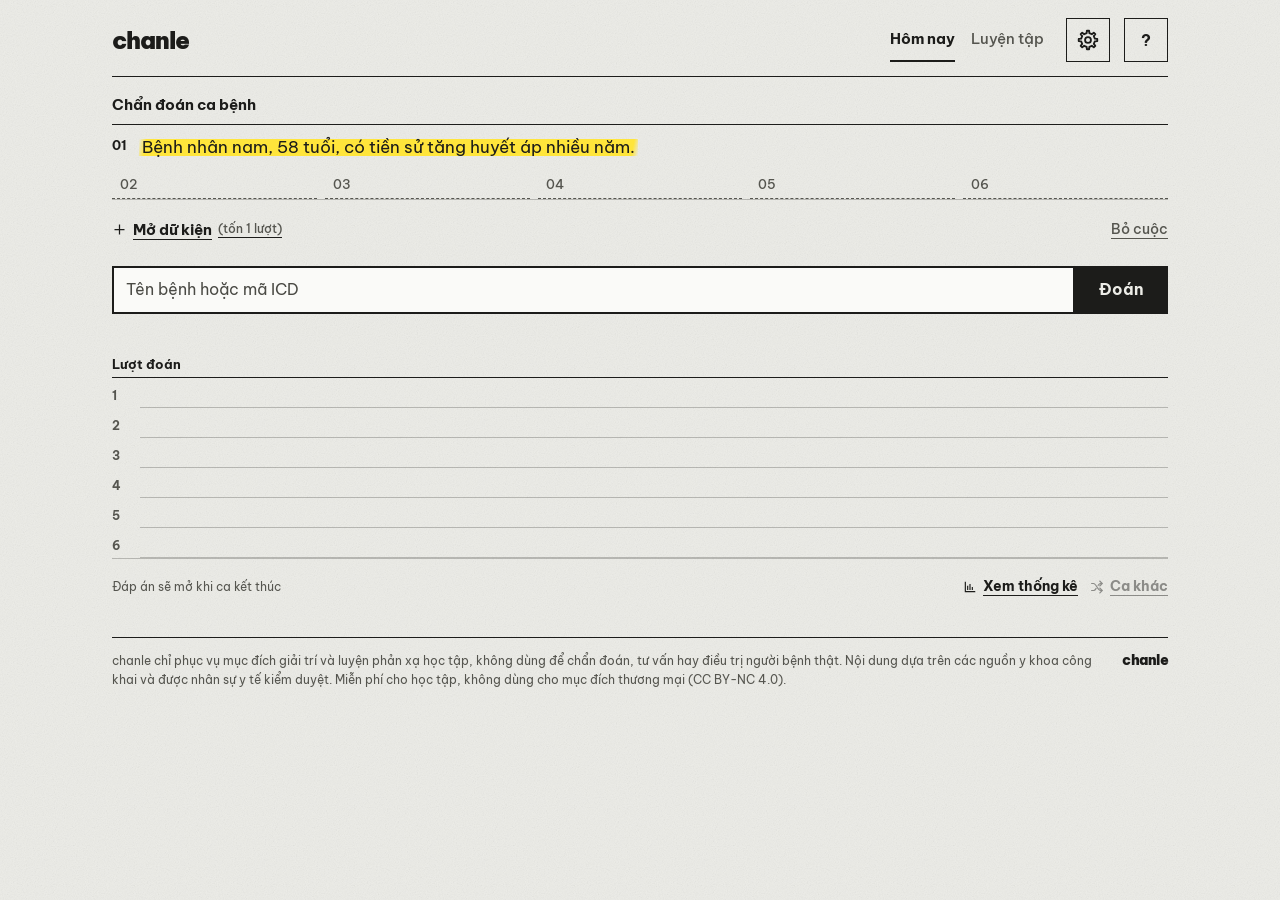
<file: index.html>
<!doctype html>
<html lang="vi">
  <head>
    <meta charset="utf-8" />
    <meta name="viewport" content="width=device-width, initial-scale=1" />
    <meta name="description" content="Chanle - trò chơi chẩn đoán lâm sàng hằng ngày bằng tiếng Việt cho sinh viên y khoa." />
    <meta name="theme-color" content="#ecece7" />
    <link rel="canonical" href="https://souhhcong.github.io/" />
    <meta property="og:title" content="chanle - chẩn đoán mỗi ngày" />
    <meta property="og:description" content="Đọc ca bệnh, tìm chẩn đoán, mở thêm dữ kiện khi cần." />
    <meta property="og:url" content="https://souhhcong.github.io/" />
    <meta property="og:type" content="website" />
    <meta property="og:image" content="https://souhhcong.github.io/assets/og-image.png" />
    <meta property="og:image:width" content="1200" />
    <meta property="og:image:height" content="630" />
    <meta property="og:image:alt" content="chanle - chẩn đoán lâm sàng mỗi ngày cho sinh viên y" />
    <meta name="twitter:card" content="summary_large_image" />
    <title>chanle | chẩn đoán mỗi ngày</title>
    <link rel="preconnect" href="https://fonts.googleapis.com" />
    <link rel="preconnect" href="https://fonts.gstatic.com" crossorigin />
    <link href="https://fonts.googleapis.com/css2?family=Be+Vietnam+Pro:wght@400;500;700;900&display=swap" rel="stylesheet" />
    <link rel="icon" href="assets/logo.svg?v=55130148bcd7" type="image/svg+xml" />
    <link rel="stylesheet" href="styles.css?v=4f05579bc190" />
  </head>
  <body>
    <svg class="icon-library" xmlns="http://www.w3.org/2000/svg" aria-hidden="true">
      <symbol id="i-arrow" viewBox="0 0 24 24"><path d="M5 12h14m-6-6 6 6-6 6" /></symbol>
      <symbol id="i-plus" viewBox="0 0 24 24"><path d="M12 5v14M5 12h14" /></symbol>
      <symbol id="i-shuffle" viewBox="0 0 24 24"><path d="M3 6h3c5 0 7 12 12 12h3m-4-4 4 4-4 4M3 18h3c1.7 0 3.1-1.3 4.3-3.3M14 9c1.2-1.8 2.4-3 4-3h3m-4-4 4 4-4 4" /></symbol>
      <symbol id="i-send" viewBox="0 0 24 24"><path d="m21 3-7 18-3-8-8-3 18-7Zm0 0L11 13" /></symbol>
      <symbol id="i-copy" viewBox="0 0 24 24"><rect x="8" y="8" width="12" height="13" /><path d="M16 8V3H4v13h4" /></symbol>
      <symbol id="i-chevron" viewBox="0 0 24 24"><path d="m6 9 6 6 6-6" /></symbol>
      <symbol id="i-chart" viewBox="0 0 24 24"><path d="M4 4v16h16M8 16v-5m4 5V8m4 8v-3" /></symbol>
      <symbol id="i-cog" viewBox="0 0 24 24"><path d="M19.45 10.52 L22.13 10.80 L22.13 13.20 L19.45 13.48 L18.32 16.22 L20.01 18.31 L18.31 20.01 L16.22 18.32 L13.48 19.45 L13.20 22.13 L10.80 22.13 L10.52 19.45 L7.78 18.32 L5.69 20.01 L3.99 18.31 L5.68 16.22 L4.55 13.48 L1.87 13.20 L1.87 10.80 L4.55 10.52 L5.68 7.78 L3.99 5.69 L5.69 3.99 L7.78 5.68 L10.52 4.55 L10.80 1.87 L13.20 1.87 L13.48 4.55 L16.22 5.68 L18.31 3.99 L20.01 5.69 L18.32 7.78Z" stroke-linejoin="round" /><circle cx="12" cy="12" r="3.2" /></symbol>
      <symbol id="i-close" viewBox="0 0 24 24"><path d="M6 6l12 12M18 6 6 18" /></symbol>
    </svg>
    <a class="skip-link" href="#game-area">Vào ca bệnh</a>
    <div class="shell" id="app" data-game-type="clinical">
      <header class="masthead">
        <a class="brand" href="/" aria-label="chanle trang chủ">chanle</a>
        <nav class="nav" aria-label="Chế độ chơi">
          <button class="nav-button active" type="button" data-mode="daily" aria-pressed="true">Hôm nay</button>
          <button class="nav-button" type="button" data-mode="practice" aria-pressed="false">Luyện tập</button>
        </nav>
        <button class="help-button settings-button" type="button" data-open="settings" aria-label="Cài đặt ván chơi"><svg class="icon" aria-hidden="true"><use href="#i-cog" /></svg></button>
        <button class="help-button" type="button" data-open="help" aria-label="Hướng dẫn">?</button>
      </header>

      <main class="sheet">
        <h1 class="sr-only" id="title">Chẩn đoán mỗi ngày</h1>
        <div class="page">
          <section class="controls sr-only" aria-label="Ván chơi hiện tại">
            <p><span id="settings-summary">Lâm sàng · Dễ</span> · <span class="score"><span id="attempts-left">6</span> lượt còn lại</span></p>
            <p id="category-note"></p>
          </section>

          <article class="case" id="game-area" tabindex="-1" aria-labelledby="case-title">
            <h2 id="case-title" class="sr-only" tabindex="-1">Đang tải ca bệnh</h2>
            <p class="sr-only" aria-live="polite"><span id="case-number">Ca #001</span>&nbsp;· <span id="mode-label">Ca hằng ngày</span></p>
            <p class="sr-only">Dữ kiện <span id="clue-count">1 / 6</span></p>
            <span class="sr-only" id="case-kicker">Ca bệnh</span>
            <div class="sr-only" id="clue-steps" aria-hidden="true"></div>
            <progress class="sr-only" id="clue-progress" value="1" max="6" aria-label="Số dữ kiện đã mở">1 / 6</progress>
            <p class="case-prompt">Chẩn đoán ca bệnh</p>
            <ol class="clue-list" id="clue-list"></ol>
            <div class="clue-actions">
              <button class="reveal-button" type="button" id="reveal-button"><svg class="icon" aria-hidden="true"><use href="#i-plus" /></svg><span>Mở dữ kiện</span><span class="reveal-cost">(tốn 1 lượt)</span></button>
              <button class="give-up-button" type="button" id="give-up-button">Bỏ cuộc</button>
            </div>
            <form class="guess-form" id="guess-form" autocomplete="off">
              <label class="sr-only" for="guess-input">Chẩn đoán của bạn</label>
              <div class="attempt-track sr-only" id="attempt-track" aria-label="Tiến trình lượt đoán"></div>
              <div class="guess-row"><input id="guess-input" name="guess" type="text" role="combobox" aria-expanded="false" aria-controls="suggestions" aria-autocomplete="list" autocapitalize="off" spellcheck="false" enterkeyhint="go" placeholder="Tên bệnh hoặc mã ICD" required /><button type="submit" aria-label="Đoán"><span>Đoán</span></button></div>
              <ul class="suggestions" id="suggestions" role="listbox" aria-label="Gợi ý chẩn đoán" hidden></ul>
              <p class="feedback" id="feedback" role="status" aria-live="polite"></p>
            </form>
            <section class="guesses" aria-labelledby="history-title">
              <div class="guesses-head"><h3 id="history-title">Lượt đoán</h3><span id="history-count" class="sr-only">0 / 6</span></div>
              <ul class="history" id="history"></ul>
            </section>
            <div class="case-bottom"><span id="round-status">Đáp án sẽ mở khi ca kết thúc</span><button class="text-button stats-button" type="button" id="stats-button" data-open="result-card"><svg class="icon" aria-hidden="true"><use href="#i-chart" /></svg><span class="when-active">Xem thống kê</span><span class="when-done">Xem kết quả</span></button><button class="text-button" type="button" id="new-case-button"><svg class="icon" aria-hidden="true"><use href="#i-shuffle" /></svg>Ca khác</button></div>
          </article>
        </div>

      </main>

      <footer class="notes" aria-label="Ghi chú giáo dục"><p>chanle chỉ phục vụ mục đích giải trí và luyện phản xạ học tập, không dùng để chẩn đoán, tư vấn hay điều trị người bệnh thật. Nội dung dựa trên các nguồn y khoa công khai và được nhân sự y tế kiểm duyệt. Miễn phí cho học tập, không dùng cho mục đích thương mại (CC BY-NC 4.0).</p><span class="footer-brand">chanle</span></footer>
      <dialog id="settings" aria-labelledby="settings-title"><div class="modal"><button class="close" type="button" data-close="settings" aria-label="Đóng"><svg class="icon" aria-hidden="true"><use href="#i-close" /></svg></button><h2 id="settings-title">Cài đặt</h2>
        <label class="select-field" for="difficulty-select"><span class="field-label">Độ khó</span><span class="select-wrap"><select id="difficulty-select" name="difficulty"><option value="easy">Dễ</option><option value="hard">Khó</option></select><svg class="icon" aria-hidden="true"><use href="#i-chevron" /></svg></span></label>
        <label class="select-field" for="category-select"><span class="field-label">Chuyên khoa</span><span class="select-wrap"><select id="category-select" aria-describedby="category-note"><option value="all">Tất cả chuyên khoa</option></select><svg class="icon" aria-hidden="true"><use href="#i-chevron" /></svg></span></label>
        <button class="primary-button settings-done" type="button" data-close="settings">Xong</button>
      </div></dialog>
      <dialog id="result-card" class="result-card" aria-label="Kết quả và thống kê">
        <div class="modal card">
          <button class="close" type="button" data-close="result-card" aria-label="Đóng, quay lại ca bệnh"><svg class="icon" aria-hidden="true"><use href="#i-close" /></svg></button>
          <article class="result hidden" id="result" aria-labelledby="answer">
            <div class="answer-wrap"><h2 id="answer" class="answer" tabindex="-1"></h2></div>
            <p id="icd-label" class="icd-label"></p>
            <div class="result-actions"><button class="square-button" type="button" id="copy-share"><svg class="icon" aria-hidden="true"><use href="#i-send" /></svg><span>Chia sẻ</span></button><button class="square-button" type="button" id="copy-anki"><svg class="icon" aria-hidden="true"><use href="#i-copy" /></svg><span>Thẻ Anki</span></button></div>
            <p id="summary"></p>
          </article>
          <section class="stats-block" aria-labelledby="session-title">
            <h2 id="session-title">Thống kê</h2>
            <dl class="stats"><div><dt>Ca đúng liên tiếp</dt><dd id="streak">0</dd></div><div><dt>Đã chơi</dt><dd id="played">0</dd></div><div><dt>Trả lời đúng</dt><dd id="solved">0</dd></div><div><dt>Tỉ lệ đúng</dt><dd id="accuracy">—</dd></div></dl>
          </section>
          <div class="result-footer card-footer"><button class="primary-button" type="button" id="review-next">Ca tiếp theo<svg class="icon" aria-hidden="true"><use href="#i-arrow" /></svg></button></div>
        </div>
      </dialog>
    </div>

    <dialog id="help" aria-labelledby="help-title"><div class="modal"><button class="close" type="button" data-close="help" aria-label="Đóng"><svg class="icon" aria-hidden="true"><use href="#i-close" /></svg></button><h2 id="help-title">Cách chơi</h2><p id="play-tip">Bạn có thể nhập tên bệnh hoặc mã ICD. Không cần gõ đúng dấu tiếng Việt.</p><p>Mỗi ca bắt đầu với một dữ kiện và 6 lượt đoán. Mỗi lần đoán sai hoặc bấm “Mở dữ kiện”, bạn sẽ được xem dữ kiện tiếp theo. Bấm “Bỏ cuộc” để kết thúc ca và xem đáp án cùng giải thích.</p><p>Mọi độ khó đều có gợi ý tên bệnh, 6 dữ kiện và 6 lượt đoán. Dễ ưu tiên kiến thức thường gặp, Khó ưu tiên bệnh hiếm hoặc kiến thức chuyên sâu. Các bệnh vẫn có thể xuất hiện ở mọi mức, với tần suất khác nhau.</p><p>Chọn chuyên khoa để bắt đầu luyện tập trong nhóm đó. Một bệnh có thể thuộc nhiều nhóm. Ca hằng ngày được chọn từ toàn bộ ngân hàng, với ca riêng cho mỗi độ khó. Luyện tập tránh lặp lại các ca vừa chơi.</p></div></dialog>
    <script src="app.js?v=4f0e8bc317ad" defer></script>
  </body>
</html>
</file>
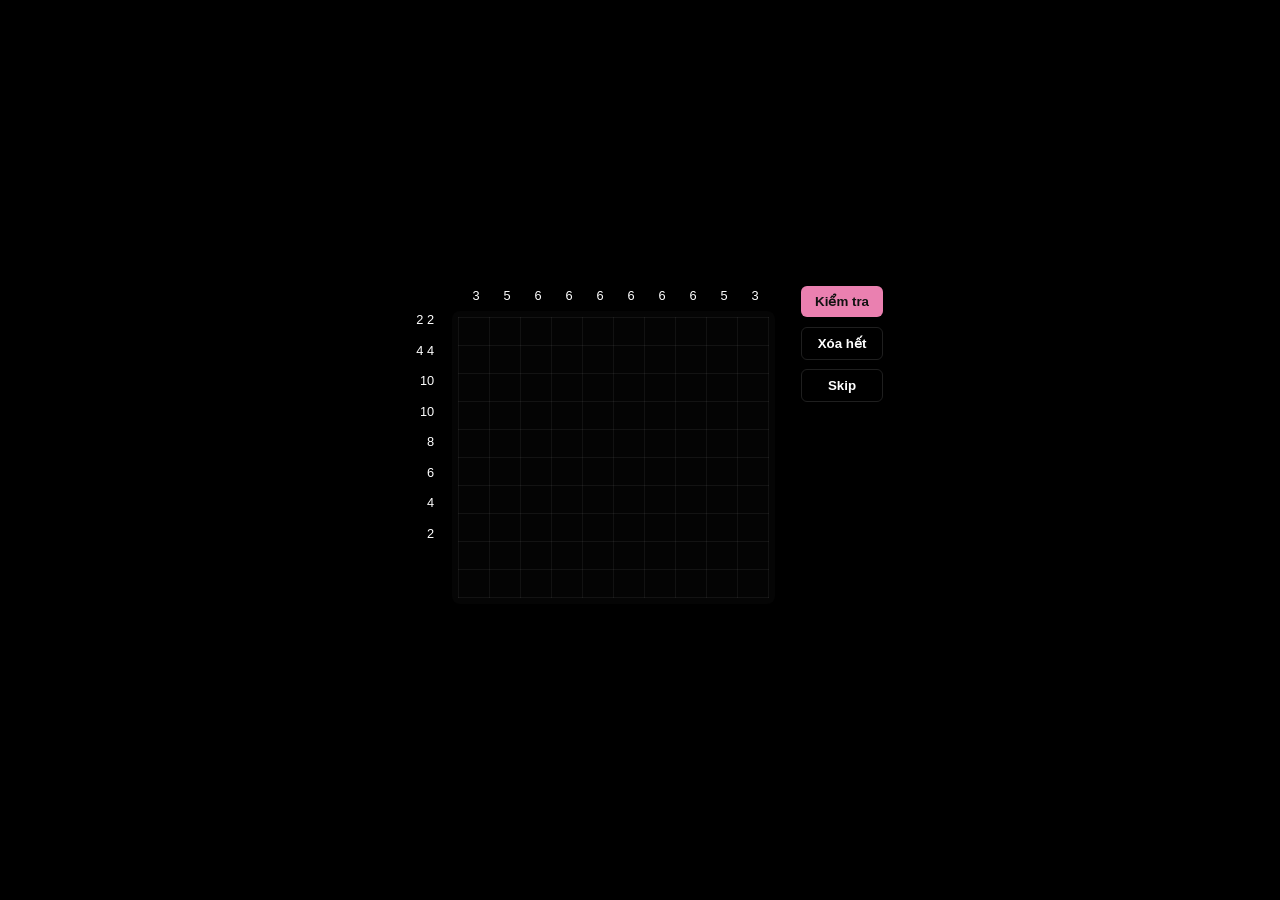
<file: chi/index.html>
<!DOCTYPE HTML PUBLIC "-//W3C//DTD HTML 4.0 Transitional//EN">
<HTML>
 <HEAD>
  <TITLE> Nonogram </TITLE>
  <META NAME="Generator" CONTENT="EditPlus">
  <META NAME="Author" CONTENT="">
  <META NAME="Keywords" CONTENT="">
  <META NAME="Description" CONTENT="">
  <!-- Nice script/font for the revealed letter -->
  <link href="https://fonts.googleapis.com/css2?family=Great+Vibes&family=Playfair+Display:wght@400;700&display=swap" rel="stylesheet">
  <style>
  /* --- Page layout --- */
  html, body {
    height: 100%;
    padding: 0;
    margin: 0;
    background: #000;
    font-family: "Helvetica Neue", Helvetica, Arial, sans-serif;
    color: #fff;
  }
  /* faint running background (slideshow) */
  #slideshow {
    position: fixed;
    inset: 0;
    z-index: 0;
    overflow: hidden;
    opacity: 0.12; /* faint — change to taste */
    pointer-events: none;
    background-size: cover;
    background-position: center;
    transition: background-image 1s ease-in-out;
    filter: blur(1px) saturate(90%);
  }

  /* your existing canvas */
  canvas#pinkboard {
    position: fixed;
    width: 100%;
    height: 100%;
    z-index: 1;
  }

  /* main app container, hidden until puzzle solved */
  #main {
    position: relative;
    z-index: 2;
    width: 100%;
    height: 100%;
    display: none; /* shown only after puzzle solved */
    align-items: center;
    justify-content: center;
  }

  /* content box inside main area */
  .content {
    position: relative;
    margin: 2rem auto;
    padding: 1.5rem;
    max-width: 800px;
    background: rgba(0,0,0,0.4);
    border-radius: 12px;
    box-shadow: 0 6px 30px rgba(0,0,0,0.6);
    backdrop-filter: blur(4px);
    text-align: center;
  }

  .content h1 {
    font-family: "Playfair Display", serif;
    margin: 0 0 1rem 0;
    font-size: 2rem;
    letter-spacing: 0.02em;
  }

  /* letter modal */
  .modal {
    position: fixed;
    inset: 0;
    display: none;
    z-index: 10;
    align-items: center;
    justify-content: center;
    background: rgba(0,0,0,0.6);
  }
  .modal .letter-box {
    background: rgba(255,255,255,0.96);
    color: #111;
    padding: 2rem;
    border-radius: 12px;
    max-width: 80%;
    box-shadow: 0 10px 40px rgba(0,0,0,0.6);
    transform: translateY(-5px);
  }
  .modal .letter-box .letter-text {
    font-family: "Great Vibes", cursive;
    font-size: 2rem;
    line-height: 1;
    text-align: center;
    color: #c22;
  }
  .modal .close {
    margin-top: 1rem;
    display:inline-block;
    padding: 0.5rem 1rem;
    background:#111;
    color:#fff;
    border-radius:6px;
    cursor:pointer;
  }

  /* puzzle overlay */
  #puzzleOverlay {
    position: fixed;
    inset: 0;
    z-index: 5;
    display: flex;
    align-items: center;
    justify-content: center;
    background: #000;
    padding: 2rem;
  }
  .puzzle {
    display: flex;
    gap: 1rem;
    align-items: flex-start;
    color: #fff;
    user-select: none;
  }
  .puzzle .clues-top {
    display: grid;
    grid-template-columns: repeat(var(--cols), 31px);
    gap: 0;
    font-size: 0.8rem;
    text-align: center;
    margin-left: 5em;
  }
  
  .puzzle .clues-left {
    display: grid;
    grid-template-rows: repeat(var(--rows), 28px);
    gap: 2.5px;
    font-size: 0.8rem;
    text-align: right;
    padding-right: 6px;
    min-width: 3.4em;
  }
  .grid-wrap {
    background: rgba(255,255,255,0.02);
    padding: 6px;
    border-radius: 8px;
  }
  table.nonogram {
    border-collapse: collapse;
    background: rgba(0,0,0,0.2);
  }
  table.nonogram td {
    width: 28px;
    height: 28px;
    border: 1px solid rgba(255,255,255,0.06);
    cursor: pointer;
    transition: background 0.12s, transform 0.06s;
    vertical-align: middle;
    text-align:center;
  }
  table.nonogram td.empty { background: transparent; }
  table.nonogram td.filled { background: #ea80b0; box-shadow: inset 0 -3px 6px rgba(0,0,0,0.15); }
  table.nonogram td.crossed { background: transparent; color: rgba(255,255,255,0.4); }
  table.nonogram td.crossed::after {
    content: '✕';
    font-size: 14px;
    display: inline-block;
  }
  .puzzle-controls {
    display:flex;
    flex-direction:column;
    gap:0.6rem;
    margin-left: 0.6rem;
  }
  .btn {
    display:inline-block;
    padding: 0.5rem 0.9rem;
    background:#ea80b0;
    color:#111;
    border-radius:6px;
    font-weight:700;
    cursor:pointer;
    border:none;
  }
  .btn.secondary {
    background: transparent;
    border: 1px solid rgba(255,255,255,0.12);
    color: #fff;
  }
  .hint {
    font-size: 0.9rem;
    color: rgba(255,255,255,0.8);
    max-width: 260px;
  }
  .solved-banner {
    margin-top: 1rem;
    color: #8fffb0;
    font-weight:700;
  }

  /* small responsive */
  @media (max-width:700px) {
    table.nonogram td { width: 22px; height: 22px; }
    .puzzle { gap: 0.6rem; flex-direction: column; align-items: center; }
    .puzzle-controls { flex-direction: row; }
  }
  </style>
 </HEAD>

 <BODY>
  <!-- faint slideshow background (customize images in the script) -->
  <div id="slideshow" aria-hidden="true"></div>

  <!-- your original heart particle canvas (kept and unchanged) -->
  <canvas id="pinkboard"></canvas>

  <!-- puzzle overlay (blocks the main content until solved) -->
  <div id="puzzleOverlay" role="dialog" aria-modal="true">
    <div class="puzzle" id="puzzleArea" aria-label="Nonogram puzzle">
      <div>
        <!-- top clues will be inserted here -->
        <div class="clues-top" id="cluesTop" style="--cols:10"></div>

        <div style="display:flex; align-items:flex-start; gap:6px; margin-top:6px;">
          <div class="clues-left" id="cluesLeft" style="--rows:10"></div>
          <div class="grid-wrap">
            <table class="nonogram" id="nonogramGrid" aria-label="Puzzle grid"></table>
          </div>
        </div>
      </div>

      <div class="puzzle-controls" role="region" aria-label="Puzzle controls">
        <button class="btn" id="checkBtn">Kiểm tra</button>
        <button class="btn secondary" id="resetBtn">Xóa hết</button>
        <button class="btn secondary" id="revealBtn">Skip</button>
        <div id="status" class="solved-banner" aria-live="polite"></div>
      </div>
    </div>
  </div>

  <!-- main content (hidden until solved) -->
  <div id="main">
    <div class="content">
      <h1>Chúc em ngày Valentine trắng vui vẻ</h1>
      <p>Người yêu anh chơi game giỏi quá!!! Bấm nút để nhận phần thưởng nha</p>
      <button class="btn" id="showLetterBtn">Phần thưởng</button>
      <!-- <div style="margin-top:1rem;">
        <small style="opacity:0.8">Background images and letter text are customizable in the script comments.</small>
      </div> -->
    </div>
  </div>

  <!-- modal for beautiful letter -->
  <div class="modal" id="letterModal" role="dialog" aria-modal="true" aria-hidden="true">
    <div class="letter-box" role="document">
      <div class="letter-text" id="letterTextNode">...</div>
      <div style="text-align:center">
        <button class="close" id="closeModalBtn">Đóng</button>
      </div>
    </div>
  </div>

  <!-- Existing heart particle script (kept as-is from your original file) -->
  <script>
  /*
   * Settings (kept your settings with small tweak)
   */
  var settings = {
    particles: {
      length:   500,
      duration:   2,
      velocity: 100,
      effect: -0.75,
      size:      30,
    },
  };

  (function(){var b=0;var c=["ms","moz","webkit","o"];for(var a=0;a<c.length&&!window.requestAnimationFrame;++a){window.requestAnimationFrame=window[c[a]+"RequestAnimationFrame"];window.cancelAnimationFrame=window[c[a]+"CancelAnimationFrame"]||window[c[a]+"CancelRequestAnimationFrame"]}if(!window.requestAnimationFrame){window.requestAnimationFrame=function(h,e){var d=new Date().getTime();var f=Math.max(0,16-(d-b));var g=window.setTimeout(function(){h(d+f)},f);b=d+f;return g}}if(!window.cancelAnimationFrame){window.cancelAnimationFrame=function(d){clearTimeout(d)}}}());

  var Point = (function() {
    function Point(x, y) { this.x = (typeof x !== 'undefined') ? x : 0; this.y = (typeof y !== 'undefined') ? y : 0; }
    Point.prototype.clone = function() { return new Point(this.x, this.y); };
    Point.prototype.length = function(length) { if (typeof length == 'undefined') return Math.sqrt(this.x * this.x + this.y * this.y); this.normalize(); this.x *= length; this.y *= length; return this; };
    Point.prototype.normalize = function() { var length = this.length(); this.x /= length; this.y /= length; return this; };
    return Point;
  })();

  var Particle = (function() {
    function Particle() { this.position = new Point(); this.velocity = new Point(); this.acceleration = new Point(); this.age = 0; }
    Particle.prototype.initialize = function(x, y, dx, dy) {
      this.position.x = x; this.position.y = y; this.velocity.x = dx; this.velocity.y = dy;
      this.acceleration.x = dx * settings.particles.effect; this.acceleration.y = dy * settings.particles.effect; this.age = 0;
    };
    Particle.prototype.update = function(deltaTime) {
      this.position.x += this.velocity.x * deltaTime; this.position.y += this.velocity.y * deltaTime;
      this.velocity.x += this.acceleration.x * deltaTime; this.velocity.y += this.acceleration.y * deltaTime;
      this.age += deltaTime;
    };
    Particle.prototype.draw = function(context, image) {
      function ease(t) { return (--t) * t * t + 1; }
      var size = image.width * ease(this.age / settings.particles.duration);
      context.globalAlpha = 1 - this.age / settings.particles.duration;
      context.drawImage(image, this.position.x - size / 2, this.position.y - size / 2, size, size);
    };
    return Particle;
  })();

  var ParticlePool = (function() {
    var particles, firstActive = 0, firstFree = 0, duration = settings.particles.duration;
    function ParticlePool(length) {
      particles = new Array(length);
      for (var i = 0; i < particles.length; i++) particles[i] = new Particle();
    }
    ParticlePool.prototype.add = function(x, y, dx, dy) {
      particles[firstFree].initialize(x, y, dx, dy);
      firstFree++; if (firstFree == particles.length) firstFree = 0;
      if (firstActive == firstFree) firstActive++;
      if (firstActive == particles.length) firstActive = 0;
    };
    ParticlePool.prototype.update = function(deltaTime) {
      var i;
      if (firstActive < firstFree) {
        for (i = firstActive; i < firstFree; i++) particles[i].update(deltaTime);
      }
      if (firstFree < firstActive) {
        for (i = firstActive; i < particles.length; i++) particles[i].update(deltaTime);
        for (i = 0; i < firstFree; i++) particles[i].update(deltaTime);
      }
      while (particles[firstActive].age >= duration && firstActive != firstFree) {
        firstActive++;
        if (firstActive == particles.length) firstActive = 0;
      }
    };
    ParticlePool.prototype.draw = function(context, image) {
      if (firstActive < firstFree) {
        for (i = firstActive; i < firstFree; i++) particles[i].draw(context, image);
      }
      if (firstFree < firstActive) {
        for (i = firstActive; i < particles.length; i++) particles[i].draw(context, image);
        for (i = 0; i < firstFree; i++) particles[i].draw(context, image);
      }
    };
    return ParticlePool;
  })();

  (function(canvas) {
    var context = canvas.getContext('2d'),
        particles = new ParticlePool(settings.particles.length),
        particleRate = settings.particles.length / settings.particles.duration,
        time;

    function pointOnHeart(t) {
      return new Point(
        160 * Math.pow(Math.sin(t), 3),
        130 * Math.cos(t) - 50 * Math.cos(2 * t) - 20 * Math.cos(3 * t) - 10 * Math.cos(4 * t) + 25
      );
    }

    var image = (function() {
      var canvas  = document.createElement('canvas'),
          context = canvas.getContext('2d');
      canvas.width  = settings.particles.size;
      canvas.height = settings.particles.size;
      function to(t) {
        var point = pointOnHeart(t);
        point.x = settings.particles.size / 2 + point.x * settings.particles.size / 350;
        point.y = settings.particles.size / 2 - point.y * settings.particles.size / 350;
        return point;
      }
      context.beginPath();
      var t = -Math.PI;
      var point = to(t);
      context.moveTo(point.x, point.y);
      while (t < Math.PI) {
        t += 0.01;
        point = to(t);
        context.lineTo(point.x, point.y);
      }
      context.closePath();
      context.fillStyle = '#ea80b0';
      context.fill();
      var image = new Image();
      image.src = canvas.toDataURL();
      return image;
    })();

    function render() {
      requestAnimationFrame(render);
      var newTime   = new Date().getTime() / 1000,
          deltaTime = newTime - (time || newTime);
      time = newTime;
      context.clearRect(0, 0, canvas.width, canvas.height);
      var amount = particleRate * deltaTime;
      for (var i = 0; i < amount; i++) {
        var pos = pointOnHeart(Math.PI - 2 * Math.PI * Math.random());
        var dir = pos.clone().length(settings.particles.velocity);
        particles.add(canvas.width / 2 + pos.x, canvas.height / 2 - pos.y, dir.x, -dir.y);
      }
      particles.update(deltaTime);
      particles.draw(context, image);
    }

    function onResize() {
      canvas.width  = canvas.clientWidth;
      canvas.height = canvas.clientHeight;
    }
    window.onresize = onResize;
    setTimeout(function() { onResize(); render(); }, 10);
  })(document.getElementById('pinkboard'));
  </script>

  <!-- Nonogram puzzle + slideshow + UI script -->
  <script>
  /*********************
   * CUSTOMIZATION AREA
   *
   * - Replace strings in slideshowImages with your picture URLs.
   * - Change letterText to whatever you want to reveal.
   * - You can adjust the grid size or pixel-art by editing "solution" below
   *********************/
  var slideshowImages = [
    // Example placeholders — replace with your own images (URLs or data URIs)
    "https://media.discordapp.net/attachments/345101164406112266/1482128092527857685/IMG_8514.JPG?ex=69b5d2d9&is=69b48159&hm=6fd02acec44063ac6b74f96a84d56bc58ae4f5b6b04d6626ed19ca799b789253&=&format=webp&width=1188&height=790",
    "https://media.discordapp.net/attachments/345101164406112266/1482129010132517086/IMG_8221.jpg?ex=69b5d3b4&is=69b48234&hm=3a8412820178d2b88cc592cbd0308ab14311b923f6d0a36a397a0c19cade5e4c&=&format=webp&width=1053&height=790",
   "https://media.discordapp.net/attachments/345101164406112266/1482129011311382761/IMG_8322.jpg?ex=69b5d3b4&is=69b48234&hm=863e1b73443fd3251b68ae5306806b6588b09ea9847ed72d9a5c2a9f0015a6df&=&format=webp&width=1053&height=790",
   "https://media.discordapp.net/attachments/345101164406112266/1482129012292845680/IMG_8539.jpg?ex=69b5d3b5&is=69b48235&hm=0bbadfda5638885d2391d4e453ca70d90abc29340ec141af9418843d18addddd&=&format=webp&width=592&height=790"
  ];

  // The text that the letter modal will display — change this to your custom message.
  var letterText = "Gửi người yêu,\n\nĐến đây chắc em biết câu trả lời rùi nhỉ. Sau 22 mùa valentine cô độc, anh đã rất hạnh phúc khi nhận được tấm lòng của em từ những que socola ngon tuyệt. Một tháng vừa qua anh và em tuy xa về khoảng cách, anh lại thấy tâm hồn mình gần nhau hơn. Dù là học, chơi game, xem phim hay thậm chí là trong mơ, hình bóng của em luôn hiện hữu trong tâm trí anh. Anh mong là từ giờ đến tháng 6 bọn mình đều tiếp tục duy trì như vậy nhé! Để rồi lần tới mình gặp nhau, mình sẽ ôm nhau trọn vẹn và trao cho nhau nụ hôn say đắm bù cho những tháng ngày phải xa cách. Anh yêu em nhiều lắm.\n\nĐọc được những dòng này thì chắc em cũng vừa dậy. Vậy anh chúc Chi ăn sáng ngon miệng và đánh pick vui vẻ nha. Lát tầm 2h chiều em ở nhà thì sẽ có bất ngờ tiếp :). Yêu emmmmmmmmmmmmmmmmm";

  /*********************
   * NONOGRAM SOLUTION (10x10)
   * 1 = filled cell, 0 = empty cell
   *
   * This pixel-art forms a simple heart. To change the image,
   * change this array (must be rows × cols).
   *********************/
  var solution = [
    [0,1,1,0,0,0,0,1,1,0],
    [1,1,1,1,0,0,1,1,1,1],
    [1,1,1,1,1,1,1,1,1,1],
    [1,1,1,1,1,1,1,1,1,1],
    [0,1,1,1,1,1,1,1,1,0],
    [0,0,1,1,1,1,1,1,0,0],
    [0,0,0,1,1,1,1,0,0,0],
    [0,0,0,0,1,1,0,0,0,0],
    [0,0,0,0,0,0,0,0,0,0],
    [0,0,0,0,0,0,0,0,0,0]
  ];

  var ROWS = solution.length;
  var COLS = solution[0].length;

  /*********************
   * Generate nonogram clues from 'solution' array
   *********************/
  function computeClues(matrix) {
    var rows = matrix.map(function(row) {
      var runs = [], count = 0;
      row.forEach(function(cell) {
        if (cell) count++; else { if (count>0) { runs.push(count); count=0; } }
      });
      if (count>0) runs.push(count);
      if (runs.length === 0) runs = [0];
      return runs;
    });
    var cols = [];
    for (var c=0;c<COLS;c++) {
      var runs = [], count = 0;
      for (var r=0;r<ROWS;r++) {
        if (matrix[r][c]) count++; else { if (count>0) { runs.push(count); count=0; } }
      }
      if (count>0) runs.push(count);
      if (runs.length === 0) runs = [0];
      cols.push(runs);
    }
    return {rows: rows, cols: cols};
  }

  /*********************
   * Build UI
   *********************/
  var clues = computeClues(solution);
  var cluesTop = document.getElementById('cluesTop');
  var cluesLeft = document.getElementById('cluesLeft');
  var gridTable = document.getElementById('nonogramGrid');
  document.getElementById('cluesTop').style.setProperty('--cols', COLS);
  document.getElementById('cluesLeft').style.setProperty('--rows', ROWS);

  // Render top clues (columns) — show each column's runs as vertical stack
  cluesTop.innerHTML = '';
  for (var c=0;c<COLS;c++) {
    var cell = document.createElement('div');
    // show runs separated by line breaks
    cell.innerHTML = clues.cols[c].map(function(n){ return n>0? n : ""; }).join('<br>');
    cell.style.padding = '2px 3px';
    cluesTop.appendChild(cell);
  }

  // Render left clues (rows)
  cluesLeft.innerHTML = '';
  for (var r=0;r<ROWS;r++) {
    var div = document.createElement('div');
    div.style.padding = '1px 6px';
    div.innerText = clues.rows[r].map(function(n){ return n>0? n : ""; }).join('   ');
    cluesLeft.appendChild(div);
  }

  // Build grid
  gridTable.innerHTML = '';
  var state = []; // 0 empty, 1 filled, 2 crossed
  for (var r=0;r<ROWS;r++) {
    var tr = document.createElement('tr');
    state[r] = [];
    for (var c=0;c<COLS;c++) {
      state[r][c] = 0;
      var td = document.createElement('td');
      td.className = 'empty';
      td.dataset.r = r;
      td.dataset.c = c;
      td.setAttribute('role','button');
      // Left click cycle: empty -> filled -> crossed -> empty
      td.addEventListener('click', function(ev){
        var rr = +this.dataset.r, cc = +this.dataset.c;
        state[rr][cc] = (state[rr][cc] + 1) % 3;
        updateCell(this, state[rr][cc]);
      });
      // Right click toggles cross (prevent context menu)
      td.addEventListener('contextmenu', function(ev){
        ev.preventDefault();
        var rr = +this.dataset.r, cc = +this.dataset.c;
        state[rr][cc] = state[rr][cc] === 2 ? 0 : 2;
        updateCell(this, state[rr][cc]);
        return false;
      });
      tr.appendChild(td);
    }
    gridTable.appendChild(tr);
  }

  function updateCell(td, st) {
    td.classList.remove('empty','filled','crossed');
    if (st===0) td.classList.add('empty');
    else if (st===1) td.classList.add('filled');
    else td.classList.add('crossed');
  }

  // Buttons
  document.getElementById('checkBtn').addEventListener('click', function(){
    if (checkSolution()) {
      solvedSequence();
    } else {
      var status = document.getElementById('status');
      status.innerText = "Chưa đúng nha!";
      setTimeout(function(){ status.innerText = ""; }, 2500);
    }
  });

  document.getElementById('resetBtn').addEventListener('click', function(){
    for (var r=0;r<ROWS;r++) for (var c=0;c<COLS;c++) { state[r][c]=0; updateCell(gridTable.rows[r].cells[c], 0); }
    document.getElementById('status').innerText = "";
  });

  document.getElementById('revealBtn').addEventListener('click', function(){
    // quick reveal for convenience
    for (var r=0;r<ROWS;r++) for (var c=0;c<COLS;c++) {
      state[r][c] = solution[r][c] ? 1 : 0;
      updateCell(gridTable.rows[r].cells[c], state[r][c]);
    }
    document.getElementById('status').innerText = "Hoàn thiện!";
    setTimeout(function(){ solvedSequence(); }, 500);
  });

  function checkSolution() {
    for (var r=0;r<ROWS;r++) for (var c=0;c<COLS;c++) {
      var want = solution[r][c] ? 1 : 0;
      if ((state[r][c] === 1 ? 1 : 0) !== want) return false;
    }
    return true;
  }

  /*********************
   * On solved: reveal main content with small animation
   *********************/
  function solvedSequence() {
    var overlay = document.getElementById('puzzleOverlay');
    var status = document.getElementById('status');
    status.innerText = "Hoàn thiện!";
    // fade out overlay
    overlay.style.transition = 'opacity 0.8s ease';
    overlay.style.opacity = '0';
    setTimeout(function(){
      overlay.style.display = 'none';
      document.getElementById('main').style.display = 'flex';
    }, 850);
  }

  /*********************
   * Letter modal logic
   *********************/
  var showBtn = document.getElementById('showLetterBtn');
  var modal = document.getElementById('letterModal');
  var letterNode = document.getElementById('letterTextNode');
  var closeModalBtn = document.getElementById('closeModalBtn');

  // format letter text (allow newlines)
  function formatLetterText(text) {
    return text.split('\n').map(function(line){
      return '<div>'+line.replace(/</g,'&lt;').replace(/>/g,'&gt;')+'</div>';
    }).join('');
  }

  showBtn.addEventListener('click', function(){
    letterNode.innerHTML = formatLetterText(letterText);
    modal.style.display = 'flex';
    modal.setAttribute('aria-hidden','false');
  });
  closeModalBtn.addEventListener('click', function(){
    modal.style.display = 'none';
    modal.setAttribute('aria-hidden','true');
  });
  modal.addEventListener('click', function(e){
    if (e.target === modal) { modal.style.display = 'none'; modal.setAttribute('aria-hidden','true'); }
  });

  /*********************
   * Slideshow background (faint)
   *********************/
  (function(){
    var idx = 0;
    var el = document.getElementById('slideshow');

    // sanitize / fallback: if array empty, use subtle gradient
    if (!slideshowImages || slideshowImages.length === 0) {
      el.style.background = 'linear-gradient(135deg,#111,#444)';
      return;
    }
    function setBg(i) {
      el.style.backgroundImage = 'url("' + slideshowImages[i] + '")';
    }
    setBg(idx);
    setInterval(function(){
      idx = (idx + 1) % slideshowImages.length;
      // fade via toggling background-image — CSS transition handles smoothness
      setBg(idx);
    }, 8000);
  })();

  /*********************
   * Accessibility: keyboard support for checking puzzle
   *********************/
  document.addEventListener('keydown', function(e){
    if (e.key === 'Enter') document.getElementById('checkBtn').click();
    if (e.key === 'r') document.getElementById('resetBtn').click();
  });

  /*********************
   * Done — the page is ready.
   *********************/
  </script>
 </BODY>
</HTML>
</file>
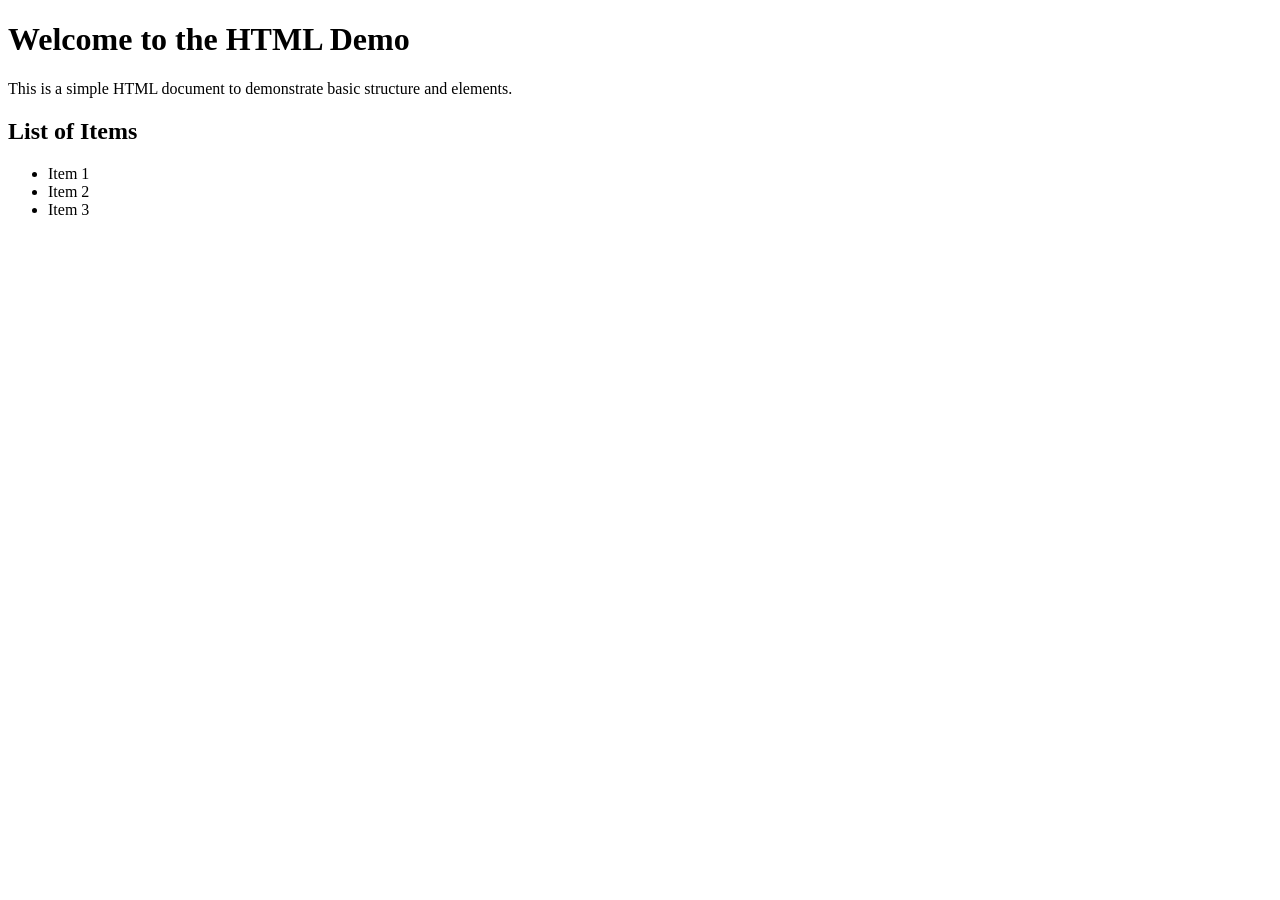
<file: test.html>
<!DOCTYPE html>
<html lang="en">
<head>
    <meta charset="UTF-8">
    <meta name="viewport" content="width=device-width, initial-scale=1.0">
    <title>HTML Demo</title>
</head>
<body>
    <h1>Welcome to the HTML Demo</h1>
    <p>This is a simple HTML document to demonstrate basic structure and elements.</p>
    <h2>List of Items</h2>
    <ul>
        <li>Item 1</li>
        <li>Item 2</li>
        <li>Item 3</li>

    </ul>
</body>
</html>
</file>
<file: styles.css>
:root {
  color-scheme: light;
  --paper: #ecece7;
  --toner: #1c1c1a;
  --toner-2: #55554f;
  --rule-soft: rgba(28, 28, 26, 0.25);
  --field: #fafaf8;
  --hl: #ffe53b;
  --pink: rgba(255, 111, 174, 0.5);
  --green: #5fe08a;
  --pen: #2340a0;
  --good: #1d6b3a;
  --chisel: 101deg, transparent 0, var(--hl) 0.45em, var(--hl) calc(100% - 0.4em), transparent 100%;
  --ease-out: cubic-bezier(0.16, 1, 0.3, 1);
  --print: "Be Vietnam Pro", ui-sans-serif, system-ui, -apple-system, "Segoe UI", sans-serif;
}

* { box-sizing: border-box; border-radius: 0; }
html { -webkit-text-size-adjust: 100%; scrollbar-width: thin; scrollbar-color: var(--toner) var(--paper); }
body {
  margin: 0;
  min-height: 100vh;
  background-color: var(--paper);
  background-image: url("data:image/svg+xml,%3Csvg xmlns='http://www.w3.org/2000/svg' width='220' height='220'%3E%3Cfilter id='n'%3E%3CfeTurbulence type='fractalNoise' baseFrequency='.9' numOctaves='2' stitchTiles='stitch'/%3E%3CfeColorMatrix type='saturate' values='0'/%3E%3C/filter%3E%3Crect width='100%25' height='100%25' filter='url(%23n)' opacity='.16'/%3E%3C/svg%3E");
  color: var(--toner);
  font-family: var(--print);
  font-size: 16px;
  line-height: 1.55;
  -webkit-font-smoothing: antialiased;
  font-variant-numeric: tabular-nums;
  caret-color: var(--pen);
}
::selection { background: var(--hl); color: var(--toner); }
::-webkit-scrollbar { width: 10px; height: 10px; }
::-webkit-scrollbar-track { background: var(--paper); }
::-webkit-scrollbar-thumb { background: var(--toner); border: 3px solid var(--paper); }
button, input, select { font: inherit; color: inherit; }
button { cursor: pointer; -webkit-tap-highlight-color: transparent; touch-action: manipulation; }
:focus-visible { outline: 2px solid var(--pen); outline-offset: 3px; }
h1, h2, h3, p, dl, dd, ul, ol { margin: 0; padding: 0; }
.icon { width: 1em; height: 1em; fill: none; stroke: currentColor; stroke-width: 2; stroke-linecap: square; stroke-linejoin: miter; flex: none; }
.icon-library { position: absolute; width: 0; height: 0; overflow: hidden; }
.sr-only { position: absolute; width: 1px; height: 1px; margin: -1px; padding: 0; overflow: hidden; clip: rect(0 0 0 0); white-space: nowrap; border: 0; }
.hidden { display: none !important; }

.skip-link { position: absolute; left: 16px; top: -100px; z-index: 10; background: var(--toner); color: var(--paper); padding: 10px 14px; font-weight: 700; }
.skip-link:focus { top: 8px; }

.shell { max-width: 1120px; margin: 0 auto; padding: 0 16px 24px; }

/* Masthead */
.masthead { display: flex; align-items: center; gap: 14px; padding: 10px 0 8px; border-bottom: 1px solid var(--toner); }
.brand { font-weight: 900; font-size: 24px; letter-spacing: -0.04em; line-height: 1; color: var(--toner); text-decoration: none; margin-right: auto; }
.nav { display: flex; gap: 16px; }
.nav-button, .text-button, .reveal-button, .give-up-button, .help-button, .square-button, .primary-button, .close { background: none; border: 0; padding: 0; }
.nav-button { font-size: 15px; font-weight: 500; color: var(--toner-2); padding: 8px 0 4px; border-bottom: 2px solid transparent; white-space: nowrap; }
.nav-button.active { color: var(--toner); font-weight: 700; border-bottom-color: var(--toner); }
.help-button, .close { width: 44px; height: 44px; border: 1px solid var(--toner); display: inline-grid; place-items: center; font-weight: 700; font-size: 16px; flex: none; }
.help-button:hover, .close:hover { background: var(--toner); color: var(--paper); }

/* Game types */

/* Meta row */
.meta-row { display: flex; flex-wrap: wrap; gap: 4px 16px; align-items: center; padding: 6px 0 8px; }
.select-field { display: block; min-width: 0; }
.select-field:nth-child(2) { order: 3; flex: 1 1 100%; }
.select-wrap { position: relative; display: block; }
.select-wrap select { appearance: none; -webkit-appearance: none; background: transparent; border: 0; border-bottom: 1px solid var(--toner); padding: 4px 26px 3px 8px; font-size: 15px; font-weight: 700; width: 100%; min-height: 44px; text-overflow: ellipsis; cursor: pointer; }
.select-wrap .icon { position: absolute; right: 6px; top: 50%; transform: translateY(-50%); pointer-events: none; font-size: 16px; }
.meta-row .score { order: 2; margin-left: auto; white-space: nowrap; }
@media (min-width: 640px) { .select-field:nth-child(2) { order: 2; flex: 0 1 auto; max-width: 100%; } .meta-row .score { order: 3; } }


/* Case */
.case { padding-top: 10px; outline: none; }

.clue-list { list-style: none; display: flex; flex-wrap: wrap; column-gap: 8px; }
.clue { flex: 0 0 100%; display: grid; grid-template-columns: 30px 1fr; padding: 8px 0; border-top: 1px solid var(--rule-soft); line-height: 1.55; }
.clue:first-child { border-top-color: var(--toner); }
.case-prompt { font-size: 15px; font-weight: 700; padding: 6px 0 8px; }
.clue-number { font-weight: 700; font-size: 13px; padding-top: 2px; }
.clue-text { min-width: 0; text-wrap: pretty; }
.clue .mark { padding: 0.04em 0.15em; margin-left: -0.15em; background-image: linear-gradient(var(--chisel)); background-repeat: no-repeat; background-position: 0 70%; background-size: 0% 76%; -webkit-box-decoration-break: clone; box-decoration-break: clone; }
.clue:not(.is-latest) .mark { background-image: none; }
.clue.is-latest .mark { background-size: 100% 76%; }
/* Reveal: the row flips in as a card, the text fades in once it lands, then the highlighter sweeps. */
.clue.is-new { transform-origin: 50% 50%; animation: flip 460ms var(--ease-out) both, unbox 320ms 520ms ease-out both; }
.clue.is-new > * { animation: ink-in 260ms 400ms ease-out both; }
.clue.is-new .mark { animation: sweep 450ms 640ms var(--ease-out) both; }
@keyframes flip { from { transform: perspective(700px) rotateX(-90deg); } to { transform: perspective(700px) rotateX(0deg); } }
@keyframes unbox { from { background: var(--field); box-shadow: 0 0 0 6px var(--field), 0 0 0 7px var(--toner); } to { background: transparent; box-shadow: 0 0 0 6px transparent, 0 0 0 7px transparent; } }
@keyframes ink-in { from { opacity: 0; } to { opacity: 1; } }
@keyframes sweep { from { background-size: 0% 76%; } to { background-size: 100% 76%; } }
.clue.locked { flex: 1 1 0; display: block; min-width: 0; padding: 6px 8px 4px; border-top: 0; border-bottom: 1px dashed var(--toner-2); color: var(--toner-2); font-size: 13px; font-weight: 500; }

.clue-list { min-height: 0; }
.clue-actions { display: flex; justify-content: space-between; align-items: center; padding: 8px 0 4px; border-top: 1px solid var(--rule-soft); margin-top: 0; }
.reveal-button { display: inline-flex; align-items: center; gap: 6px; font-weight: 700; font-size: 15px; text-decoration: underline; text-underline-offset: 4px; text-decoration-thickness: 1px; min-height: 44px; }
.give-up-button { color: var(--toner-2); font-size: 14px; font-weight: 500; text-decoration: underline; text-underline-offset: 4px; min-height: 44px; min-width: 56px; padding-left: 12px; }
button:disabled { cursor: not-allowed; opacity: 0.45; }
.guess-row button:disabled, .primary-button:disabled { opacity: 1; background: #55554f; border-color: #55554f; color: #fafaf8; }

/* Guesses */
.guesses { padding-top: 4px; }
.guesses-head { display: flex; align-items: baseline; justify-content: space-between; border-bottom: 1px solid var(--toner); padding-bottom: 3px; }
.guesses-head h3 { font-size: 13px; font-weight: 700; }
.score { font-size: 13px; color: var(--toner-2); font-weight: 500; }
.history { list-style: none; }
.slot { display: flex; align-items: flex-end; gap: 10px; min-height: 30px; }
.slot-n { width: 18px; font-size: 12px; font-weight: 700; color: var(--toner-2); padding-bottom: 3px; }
.slot-line { flex: 1; min-width: 0; min-height: 30px; display: flex; align-items: flex-end; padding-bottom: 2px; border-bottom: 1px solid var(--rule-soft); overflow-wrap: anywhere; }
.guess { font-size: 16px; font-weight: 500; line-height: 1.3; color: var(--toner); padding: 0 6px; margin-left: -6px; }
.guess.miss { color: var(--toner-2); text-decoration: line-through 1.5px var(--toner); text-decoration-skip-ink: none; background-image: linear-gradient(101deg, transparent 0, var(--pink) 0.3em, var(--pink) calc(100% - 0.3em), transparent 100%); background-repeat: no-repeat; background-size: 100% 70%; background-position: 0 90%; }
.guess.hit { font-weight: 700; background-image: linear-gradient(101deg, transparent 0, var(--green) 0.4em, var(--green) calc(100% - 0.4em), transparent 100%); background-repeat: no-repeat; background-size: 100% 70%; background-position: 0 90%; }
.slot-note { font-size: 12px; font-weight: 500; color: var(--toner-2); padding-bottom: 3px; }

.guess-form { padding-top: 10px; position: relative; }
.suggestions { position: absolute; left: 0; right: 0; top: 58px; z-index: 20; list-style: none; margin: 0; padding: 0; background: var(--field); border: 2px solid var(--toner); border-top-width: 1px; max-height: 288px; overflow-y: auto; }
.suggestions[hidden] { display: none; }
.suggestions li { min-height: 44px; display: flex; align-items: center; padding: 8px 12px; font-size: 16px; border-top: 1px solid var(--rule, #bdbdb5); cursor: pointer; }
.suggestions li:first-child { border-top: 0; }
.suggestions li[aria-selected="true"], .suggestions li:hover { background: var(--toner); color: var(--paper); }
.guesses { padding-top: 8px; }
.guess-row { display: flex; }
.guess-row input { flex: 1; min-width: 0; min-height: 48px; border: 2px solid var(--toner); background: var(--field); padding: 8px 12px; font-size: 16px; }
.guess-row input::placeholder { color: #4a4a45; opacity: 1; }
.guess-row input:disabled { opacity: 0.55; }
/* Focus rings sit inside the butted input and button so neither covers the other. */
.guess-row input:focus-visible { outline-offset: -6px; }
.guess-row button:focus-visible { outline-color: var(--paper); outline-offset: -6px; }
.guess-row button { min-height: 48px; padding: 0 22px; background: var(--toner); color: var(--paper); border: 2px solid var(--toner); font-weight: 700; font-size: 16px; }
.feedback { min-height: 1.6em; padding-top: 6px; margin-bottom: 10px; font-size: 14px; font-weight: 400; color: var(--toner-2); }
.feedback.good { color: var(--toner); font-weight: 700; }
.feedback.bad { color: var(--toner); }
.case-bottom { display: flex; flex-wrap: wrap; justify-content: space-between; align-items: center; gap: 12px; padding-top: 6px; border-top: 1px solid var(--rule-soft); font-size: 12px; color: var(--toner-2); }
.text-button { display: inline-flex; align-items: center; gap: 6px; font-weight: 700; font-size: 14px; text-decoration: underline; text-underline-offset: 4px; min-height: 44px; color: var(--toner); }

/* Result */
/* Result card: the finished case slides up over the page as a loose sheet. */
.result-card { width: min(640px, calc(100% - 24px)); }
.result-card .modal { padding: 22px 20px 20px; }
.result-card .modal { display: flex; flex-direction: column; }
.result-card .result { display: contents; }
.result-card .result > * { order: 5; }
.result-card .answer-wrap { order: 1; margin-right: 44px; }
.result-card .icd-label { order: 2; }
.result-card .result-actions { order: 3; }
.result-card .stats-block { order: 6; }
.result-card .card-footer { order: 7; }
.result-card .stats-block { margin: 18px 0 8px; padding: 12px 0 0; border-top: 2px solid var(--toner); }
.result-card .stats-block h2 { font-size: 16px; font-weight: 700; }
.result-card .stats { display: grid; grid-template-columns: repeat(2, minmax(0, 1fr)); column-gap: 16px; }
.shell[data-round="active"] .card-footer { display: none; }
.shell[data-round="active"] .result-card .stats-block { margin-top: 0; padding-top: 0; border-top: 0; }
.result-card[open] { animation: card-in 520ms var(--ease-out) both; }
.result-card[open]::backdrop { animation: backdrop-in 320ms ease-out both; }
@keyframes card-in { from { opacity: 0; transform: translateY(48px) rotate(-1.5deg) scale(0.96); } to { opacity: 1; transform: none; } }
@keyframes backdrop-in { from { opacity: 0; } }
.stats-button .when-done, .shell:not([data-round="active"]) .stats-button .when-active { display: none; }
.shell:not([data-round="active"]) .stats-button .when-done { display: inline; }
.stats-button { margin-left: auto; }
@media (max-width: 639px) { #round-status { flex-basis: 100%; } }
.answer { display: inline; font-size: clamp(26px, 6.5vw, 36px); font-weight: 900; line-height: 1.2; letter-spacing: -0.04em; -webkit-box-decoration-break: clone; box-decoration-break: clone; padding: 0 0.1em 0.14em; margin-left: -0.1em; }
.shell[data-round="complete"] .answer { text-decoration: underline 2px var(--toner); text-underline-offset: 6px; }
.shell[data-round="solved"] .answer { background-image: linear-gradient(101deg, transparent 0, var(--green) 0.4em, var(--green) calc(100% - 0.4em), transparent 100%); background-repeat: no-repeat; background-size: 100% 62%; background-position: 0 85%; }
.icd-label { font-size: 13px; color: var(--toner-2); padding-top: 8px; }
.result-actions { display: flex; gap: 10px; padding: 14px 0; flex-wrap: wrap; }
.square-button { display: inline-flex; align-items: center; gap: 8px; min-height: 44px; padding: 0 16px; border: 1px solid var(--toner); font-weight: 700; font-size: 14px; background: transparent; }
.square-button:hover { background: var(--toner); color: var(--paper); }
.result h3 { font-size: 14px; font-weight: 700; padding: 14px 0 4px; }
#summary { font-size: 16px; }
#summary { padding-top: 6px; }
.result-footer { padding-top: 18px; }
.primary-button { display: inline-flex; align-items: center; gap: 10px; min-height: 48px; padding: 0 22px; background: var(--toner); color: var(--paper); font-weight: 700; font-size: 16px; }

/* Margin column */
.stats-block { padding-bottom: 18px; }
.stats { margin-top: 8px; border-top: 1px solid var(--toner); }
.stats > div { display: flex; justify-content: space-between; align-items: baseline; gap: 12px; padding: 8px 8px; border-bottom: 1px solid var(--rule-soft); }
.stats dt { font-size: 14px; color: var(--toner); }
.stats dd { margin: 0; font-size: 20px; font-weight: 700; line-height: 1.1; font-variant-numeric: tabular-nums; }

/* Footer */
.notes { margin-top: 28px; padding-top: 12px; border-top: 1px solid var(--toner); display: flex; flex-direction: column; gap: 10px; font-size: 12px; color: var(--toner-2); }
.footer-brand { font-weight: 900; font-size: 14px; letter-spacing: -0.04em; color: var(--toner); }

/* Dialog */
dialog { width: min(560px, calc(100% - 32px)); max-height: calc(100dvh - 32px); overflow: auto; border: 1px solid var(--toner); background: var(--paper); color: var(--toner); padding: 0; box-shadow: 0 18px 40px -20px rgba(0, 0, 0, 0.35); }
dialog::backdrop { background: rgba(28, 28, 26, 0.4); }
.modal { position: relative; padding: 24px 20px 20px; }
.modal h2 { font-size: 26px; font-weight: 900; letter-spacing: -0.04em; padding-right: 48px; }
.modal p { padding-top: 12px; font-size: 15px; }
.close { position: absolute; top: 8px; right: 8px; }
.result-card .close { position: sticky; top: 8px; align-self: flex-end; flex: none; margin: -14px -8px -30px 0; z-index: 5; background: var(--paper); }
.result-card .answer:focus, .result-card .answer:focus-visible { outline: none; }
.reveal-cost { font-weight: 500; font-size: 12px; color: var(--toner-2); text-decoration: none; }

@media (min-width: 900px) {
  .shell { padding: 0 32px 40px; }
  .masthead { padding: 18px 0 14px; }
  .nav { margin-right: 8px; }
  .clue-text, .clue { font-size: 17px; }
  .page { padding-top: 0; }
  .notes { flex-direction: row; justify-content: space-between; align-items: baseline; }
}

@media (max-width: 359px) {
  .clue { padding: 6px 0; }
  .meta-row { padding: 2px 0 4px; }
  .nav { gap: 12px; }
  .brand { font-size: 21px; }
  .nav-button { font-size: 14px; }
  .meta-row { gap: 12px; }
}

@media (prefers-reduced-motion: reduce) {
  *, *::before, *::after { animation: none !important; transition: none !important; scroll-behavior: auto !important; }
}

/* Settings: game type, difficulty and specialty live in a dialog opened from the cog. */
@media (max-width: 480px) { .masthead { gap: 8px; } .nav { gap: 10px; } .brand { font-size: 21px; } .nav-button { font-size: 14px; } }
.masthead .settings-button .icon { width: 22px; height: 22px; }
#settings .modal { display: flex; flex-direction: column; gap: 4px; padding: 24px 20px 20px; }
#settings .modal p.field-label, #settings .field-label { padding: 14px 0 2px; font-size: 13px; font-weight: 700; color: var(--toner-2); display: block; }
#settings .select-field { display: block; order: 0; flex: none; }
#settings .select-wrap select { font-size: 16px; }
#settings .settings-done { align-self: flex-start; margin-top: 22px; }
.suggestions li.used, .suggestions li.used:hover { color: #6b6b64; background: transparent; text-decoration: line-through; cursor: not-allowed; opacity: 0.6; }
.nav-button { min-height: 44px; display: inline-flex; align-items: center; padding-top: 0; padding-bottom: 0; }
.brand { display: inline-flex; align-items: center; min-height: 44px; }
</file>
